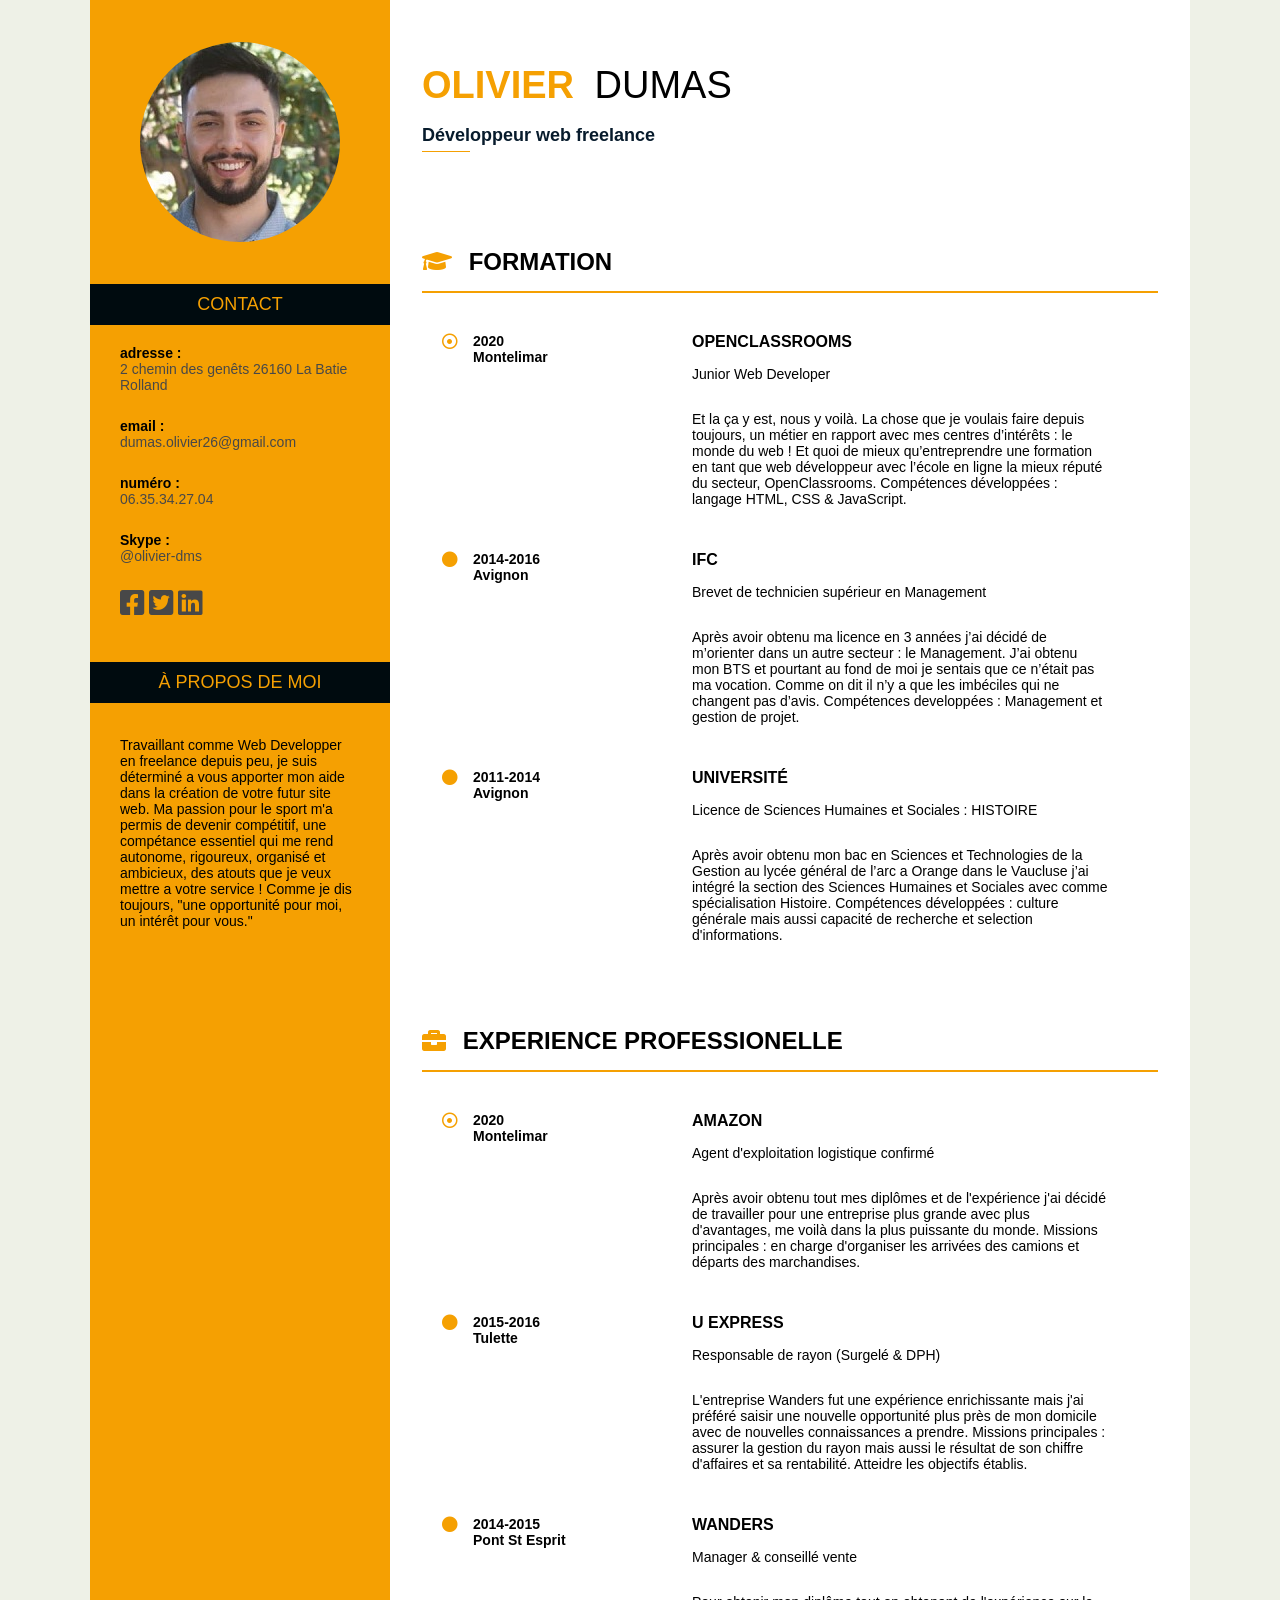
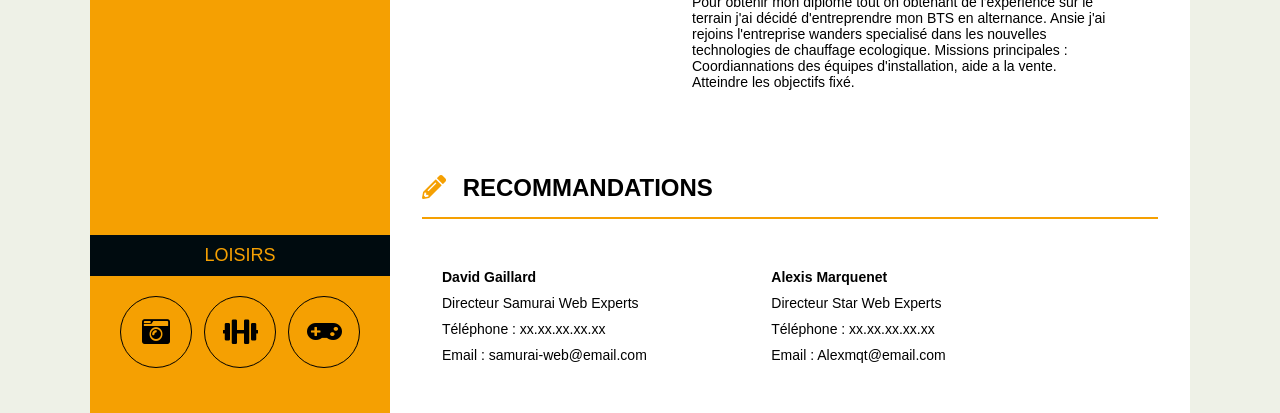
<file: index.html>
<!DOCTYPE html>
<html lang="fr">
   <head>
      <title>CV en Ligne : Dumas Olivier</title>
      <meta name="viewport" content="width=device-width, initial-scale=1">
      <meta charset="utf-8" />
      <link rel="shortcut icon" href="img/faviconCV.png"/>
      <link rel="stylesheet" href="style.css" />
      <link rel="stylesheet" href=
         "https://cdnjs.cloudflare.com/ajax/libs/font-awesome/5.9.0/css/all.css"/>
   </head>
   <body>
      <div class="container">
         <div class="sidebar">
            <div>
               <div class="fullname-picture">
                  <div class="profil-wrapper">
                     <figure class="profil-pic">
                        <a href="img/image.jpg" target="_blank"><img src="img/image_mini.jpg" 
                           alt="image" title="Cliquez pour agrandir" /></a>
                     </figure>
                  </div>
               </div>
               <div class="fullname show-on-mobile">
                  <header class="main-title-color">
                     <h1> OLIVIER <span class="surname">DUMAS</span></h1><br>
                     <h2 class="titlejob">
                        <span class="underline-title">Dével</span>oppeur web freelance
                     </h2>
                  </header>
               </div>
               <section>
                  <h3 class="sidebar-title">CONTACT</h3>
                  <div class="sidebar-body">
                     <ul class="nopuce">
                        <li class="sidebar-bullet">
                           <strong>adresse :</strong>
                           <a class="link-text" href="http://goo.gl/maps/GYfT8riHhv5M9NxY7"
                           target="_blank"
                           title= "cliquez pour voir sur google maps">
                           2 chemin des genêts 26160 La Batie Rolland
                           </a>
                        </li>
                        <li class="sidebar-bullet">
                           <strong>email :</strong> 
                           <a class="link-text" href= "mailto:dumas.olivier26@gmail.com"
                           target="_blank"
                           title= "cliquez pour me contacter par mail">
                           dumas.olivier26@gmail.com</a>
                        </li>
                        <li class="sidebar-bullet">
                           <strong>numéro :</strong> 
                           <a class="link-text" href="tel:+33635432704"
                           target="_blank"
                           title= "cliquez pour me contacter par téléphone">
                           06.35.34.27.04</a>
                        </li>
                        <li class="sidebar-bullet">
                           <strong>Skype :</strong> 
                           <a class="link-text" href="https://secure.skype.com/portal/overview"
                           target="_blank"
                           title="cliquez pour me contacter par Skype">
                           @olivier-dms</a>
                        </li>
                        <li>
                           <a class="link-icone" href="https://www.facebook.com/olivierjaco.pastorius/?viewas=" 
                              target="_blank" 
                              title="cliquez pour accéder a mon profil facebook">
                              <i class="fab fa-facebook-square fa-2x"></i>
                           </a>
                           <a class="link-icone" href="https://twitter.com/dumasolivier7" 
                              target="_blank"
                              title="cliquez pour accéder a mon profil twitter">
                              <i class="fab fa-twitter-square fa-2x"></i>
                           </a>
                           <a class="link-icone" href="https://www.linkedin.com/in/olivier-dumas-05666b1aa" 
                              target="_blank"
                              title="cliquez pour accéder a mon profil linkedin">
                              <i class="fab fa-linkedin fa-2x"></i>
                           </a>
                        </li>
                     </ul>
                  </div>
               </section>
               <section>
                  <h3 class="sidebar-title">À PROPOS DE MOI</h3>
                  <div class="sidebar-body">
                     <p>
                        Travaillant comme Web Developper en freelance depuis peu, je suis déterminé a vous apporter mon aide dans la création de votre futur site web. 
                        Ma passion pour le sport m'a permis de devenir compétitif, une compétance essentiel qui me rend autonome, rigoureux, organisé et ambicieux,
                        des atouts que je veux mettre a votre service ! 
                        Comme je dis toujours, "une opportunité pour moi, un intérêt pour vous."
                     </p>
                  </div>
               </section>
            </div>
            <footer>
               <section>
                  <h3 class="sidebar-title">LOISIRS</h3>
                  <div class="sidebar-body">
                     <div class="icone-circle">
                        <i class="fa fa-camera-retro fa-2x" title="photographie & cinéma"></i> 
                     </div>
                     <div class="icone-circle">
                        <i class="fas fa-dumbbell fa-2x" title="pratique powerlift & crossfit depuis 3 ans"></i>
                     </div>
                     <div class="icone-circle">
                        <i class="fas fa-gamepad fa-2x" title="grand amateur de jeux video"></i>
                     </div>
                  </div>
               </section>
            </footer>
         </div>
         <div class="main">
            <div class="fullname hide-on-mobile">
               <header class="main-title-color">
                  <h1> OLIVIER <span class="surname">DUMAS</span></h1><br>
                  <h2 class="titlejob">
                     <span class="underline-title">Dével</span>oppeur web freelance
                  </h2>
               </header>
            </div>
            <section>
               <h3 class="titre"> <i class="fas fa-graduation-cap"></i> <span class="title-category">FORMATION</span></h3>
               <div class="main-section">
                  <article class="event">
                     <div class="periode">
                        <span class="icone-color"><i class="far fa-dot-circle"></i></span>
                        <div class="date-and-location">
                            2020 <br> Montelimar 
                        </div>
                     </div>
                     <div class="periode-descriptif"> 
                        <h4 class="career-title">OPENCLASSROOMS</h4> 
                        <h5 class="subtitle">Junior Web Developer</h5>
                        <p>
                           Et la ça y est, nous y voilà. La chose que je voulais faire depuis toujours, 
                           un métier en rapport avec mes centres d’intérêts : le monde du web ! 
                           Et quoi de mieux qu’entreprendre une formation en tant que web développeur avec l’école en ligne la mieux réputé du secteur, OpenClassrooms.
                           Compétences développées : langage HTML, CSS & JavaScript.
                        </p>
                     </div>
                  </article>
                  <article class="event">
                     <div class="periode">
                        <span class="icone-color"><i class="fas fa-circle"></i></span>
                        <div class="date-and-location">
                            2014-2016 <br> Avignon
                        </div>
                     </div>
                     <div class="periode-descriptif"> 
                        <h4 class="career-title">IFC</h4>
                        <h5 class="subtitle">Brevet de technicien supérieur en Management</h5>
                        <p>
                           Après avoir obtenu ma licence en 3 années j’ai décidé de m’orienter dans un autre secteur : le Management. 
                           J’ai obtenu mon BTS et pourtant au fond de moi je sentais que ce n’était pas ma vocation. 
                           Comme on dit il n’y a que les imbéciles qui ne changent pas d’avis. 
                           Compétences developpées : Management et gestion de projet.
                        </p>
                     </div>
                  </article>
                  <article class="event">
                     <div class="periode">
                        <span class="icone-color"><i class="fas fa-circle"></i></span>
                        <div class="date-and-location">
                           2011-2014 <br> Avignon
                        </div>
                     </div>
                     <div class="periode-descriptif"> 
                        <h4 class="career-title">UNIVERSITÉ</h4>
                        <h5 class="subtitle">Licence de Sciences Humaines et Sociales : HISTOIRE</h5>
                        <p>
                           Après avoir obtenu mon bac en Sciences et Technologies de la Gestion au lycée général de l’arc a Orange dans le Vaucluse 
                           j’ai intégré la section des Sciences Humaines et Sociales avec comme spécialisation Histoire.
                           Compétences développées : culture générale mais aussi capacité de recherche et selection d'informations.
                        </p>
                     </div>
                   </article>
               </div>
            </section>
            <section>
               <h3 class="titre"> <i class="fas fa-briefcase"></i> <span class="title-category">EXPERIENCE PROFESSIONELLE</span></h3>
               <div class="main-section">
                  <article class="event">
                     <div class="periode">
                        <span class="icone-color"><i class="far fa-dot-circle"></i></span>
                        <div class="date-and-location">
                           2020 <br> Montelimar 
                        </div>
                     </div>
                     <div class="periode-descriptif"> 
                        <h4 class="career-title">AMAZON</h4>
                        <h5 class="subtitle">Agent d'exploitation logistique confirmé</h5>
                        <p>
                           Après avoir obtenu tout mes diplômes et de l'expérience j'ai décidé de travailler pour une entreprise plus grande avec plus d'avantages, 
                           me voilà dans la plus puissante du monde.
                           Missions principales : en charge d'organiser les arrivées des camions et départs des marchandises. 
                         </p>
                     </div>
                  </article>
                  <article class="event">
                     <div class="periode">
                        <span class="icone-color"><i class="fas fa-circle"></i></span>
                        <div class="date-and-location">
                            2015-2016 <br> Tulette
                        </div>
                     </div>
                     <div class="periode-descriptif"> 
                        <h4 class="career-title">U EXPRESS</h4>
                        <h5 class="subtitle">Responsable de rayon (Surgelé & DPH)</h5>
                        <p>
                           L'entreprise Wanders fut une expérience enrichissante mais j'ai préféré saisir une nouvelle opportunité plus près de mon domicile avec de nouvelles connaissances a prendre.
                           Missions principales : assurer la gestion du rayon mais aussi le résultat de son chiffre d'affaires et sa rentabilité. Atteidre  les objectifs établis.
                        </p>
                     </div>
                  </article>
                  <article class="event">
                     <div class="periode">
                        <span class="icone-color"><i class="fas fa-circle"></i></span>
                        <div class="date-and-location">
                            2014-2015 <br> Pont St Esprit
                        </div>
                     </div>
                     <div class="periode-descriptif"> 
                        <h4 class="career-title">WANDERS</h4>
                        <h5 class="subtitle">Manager & conseillé vente</h5>
                        <p>
                           Pour obtenir mon diplôme tout on obtenant de l'expérience sur le terrain j'ai décidé d'entreprendre mon BTS en alternance. 
                           Ansie j'ai rejoins l'entreprise wanders specialisé dans les nouvelles technologies de chauffage ecologique.
                           Missions principales : Coordiannations des équipes d'installation, aide a la vente. Atteindre les objectifs fixé. 
                        </p> 
                     </div>
                  </article>
               </div>
            </section>
            <footer>
               <section>
                  <h3 class="titre"> <i class="fas fa-pencil-alt"></i> <span class="title-category">RECOMMANDATIONS</span></h3>
                  <div class="main-section">
                     <div class="recommandation">
                        <div class="recommandation-name">David Gaillard</div>
                        <div>Directeur Samurai Web Experts</div>
                        <div>Téléphone : xx.xx.xx.xx.xx</div>
                        <div>Email : samurai-web@email.com</div>
                     </div>
                     <div class="recommandation">
                        <div class="recommandation-name">Alexis Marquenet</div>
                        <div>Directeur Star Web Experts</div>
                        <div>Téléphone : xx.xx.xx.xx.xx</div>
                        <div>Email : Alexmqt@email.com</div>
                     </div>
                  </div>
               </section>
            </footer>
         </div>
      </div>   
   </body>
</html>
</file>
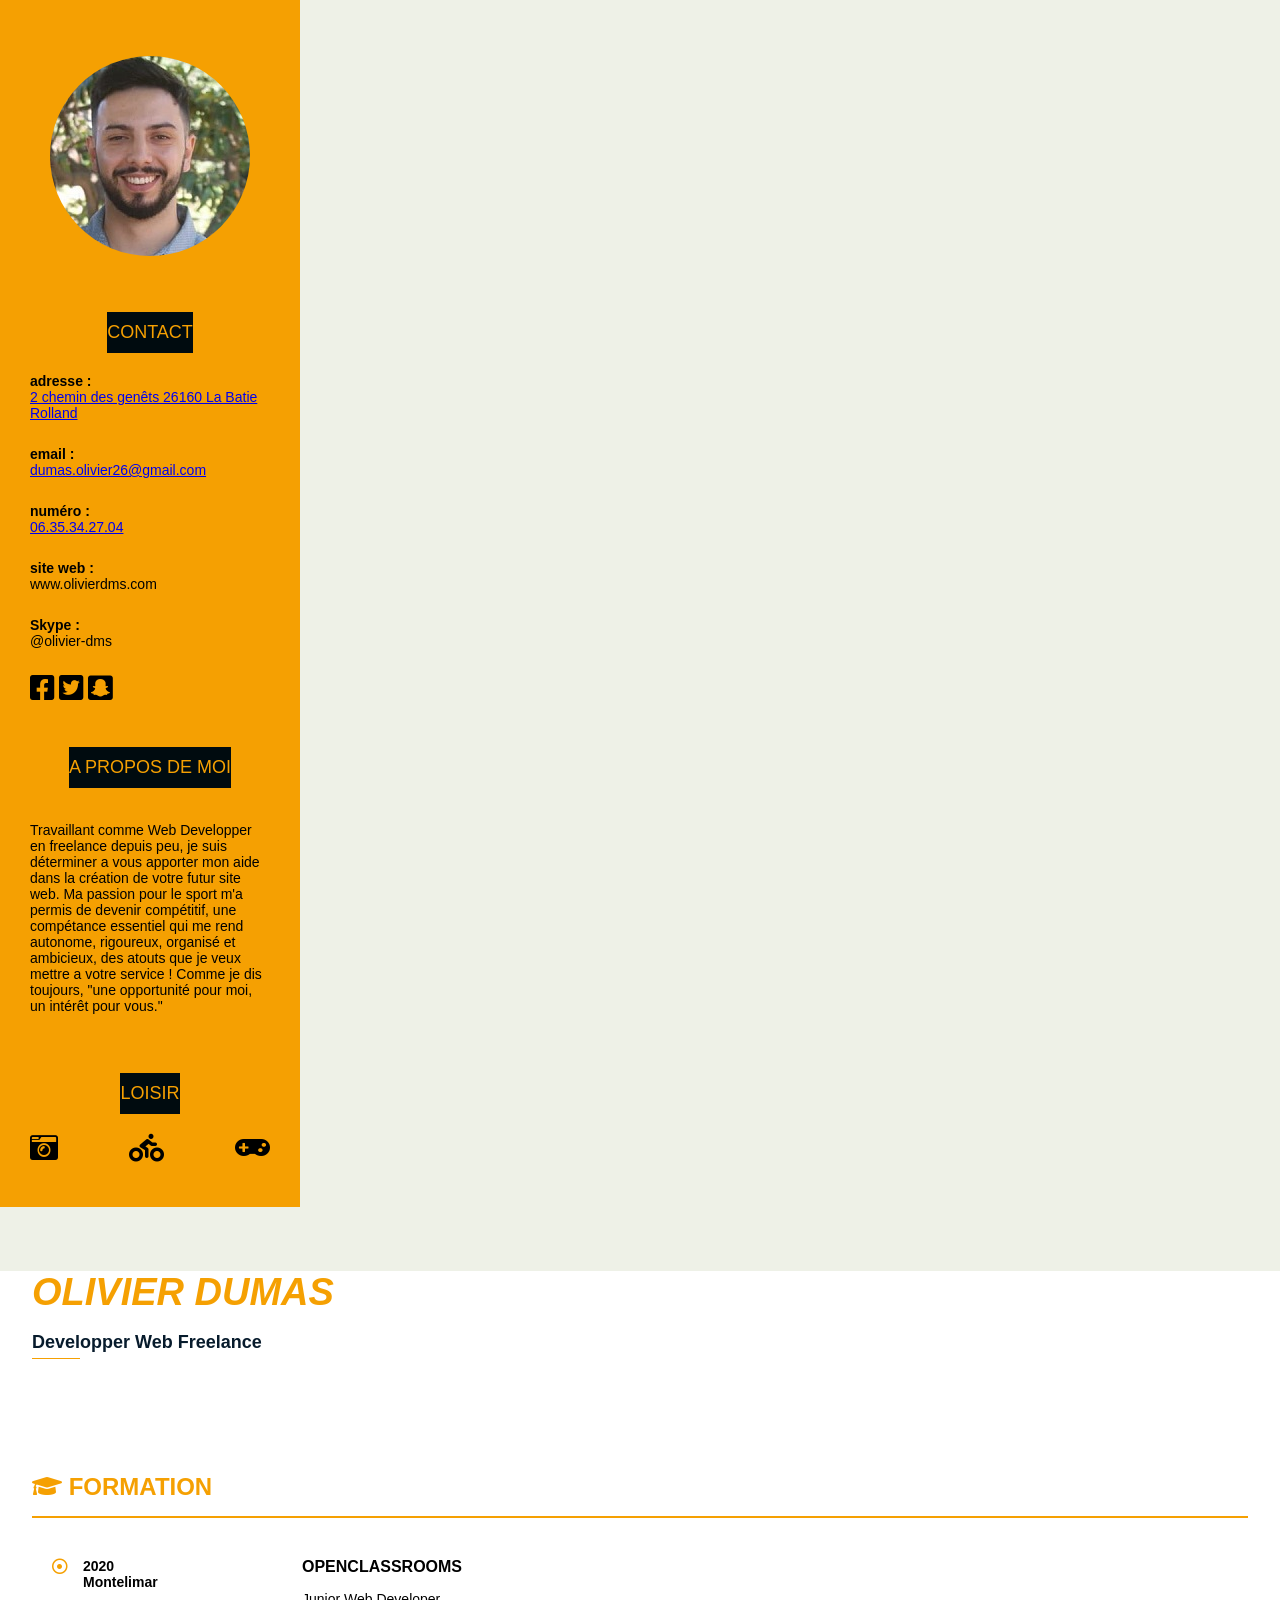
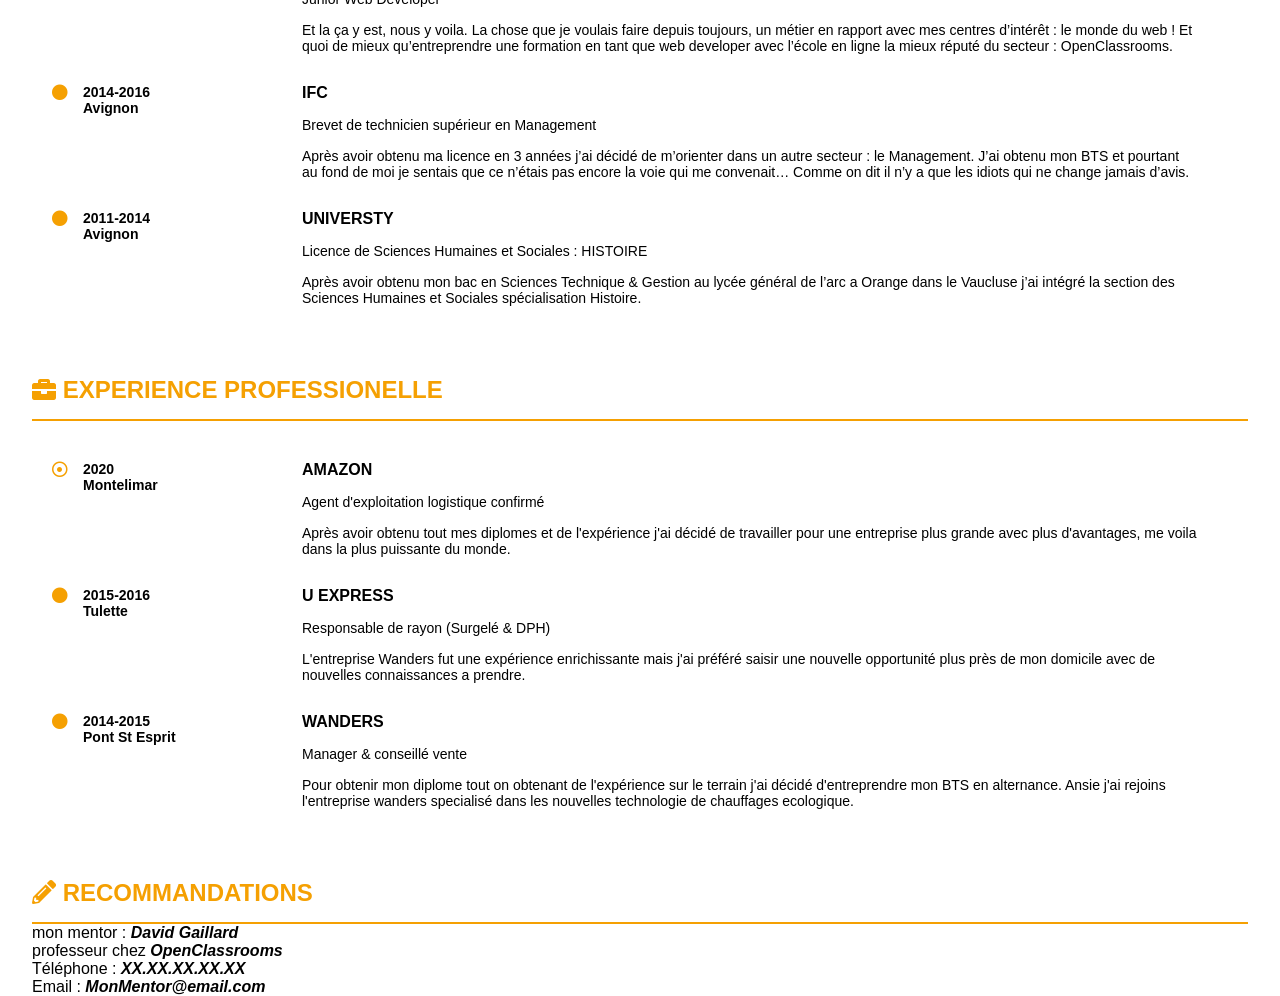
<file: test.html>
<!DOCTYPE html>
<html lang="fr">
   <head>
      <title>CV en Ligne : Dumas Olivier</title>
      <meta charset="utf-8" />
      <link rel="stylesheet" href="style.css" />
      <link rel="stylesheet" href=
         "https://cdnjs.cloudflare.com/ajax/libs/font-awesome/5.9.0/css/all.css"/>
   </head>
   <body>
      <div class="contenair">
         <aside class="sidebar">
            <header>
               <div class="profil-wrapper">
                  <figure class="profil-pic">
                     <a href="img/image.jpg"><img src="img/image_mini.jpg" alt="image" title="Cliquez pour agrandir" /></a>
                  </figure>
               </div>
            </header>
            <h2 class="sidebar-title">contact</h2>
            <div class="sidebar-body">
               <ul class="nopuce">
                  <li class="sidebar-bullet">
                     <strong>adresse :</strong>
                     <a href="http://goo.gl/maps/GYfT8riHhv5M9NxY7"
                     target="_blank"
                     class="contact-ligne">
                     2 chemin des genêts 26160 La Batie Rolland
                     </a>
                  </li>
                  <li class="sidebar-bullet">
                     <strong>email :</strong> 
                     <a href= "mailto:dumas.olivier26@gmail.com"
                     target="_blank">
                     dumas.olivier26@gmail.com</a>
                  </li>
                  <li class="sidebar-bullet">
                     <strong>numéro :</strong> 
                     <a href="tel:+33635432704"
                     target="_blank">
                     06.35.34.27.04</a>
                  </li>
                  <li class="sidebar-bullet">
                     <strong>site web :</strong> 
                     www.olivierdms.com
                  </li>
                  <li class="sidebar-bullet">
                     <strong>Skype :</strong> 
                     @olivier-dms
                  </li>
                  <li>
                     <i class="fab fa-facebook-square fa-2x"></i>
                     <i class="fab fa-twitter-square fa-2x"></i>
                     <i class="fab fa-snapchat-square fa-2x"></i>
                  </li>
               </ul>
            </div>
            <h2 class="sidebar-title">A propos de moi</h2>
               <article class="sidebar-body">
                  <p>
                     Travaillant comme Web Developper en freelance depuis peu, je suis déterminer a vous apporter mon aide dans la création de votre futur site web. Ma passion pour le sport m'a permis de devenir compétitif, une compétance essentiel qui me rend autonome, rigoureux, organisé et ambicieux, des atouts que je veux mettre a votre service ! Comme je dis toujours, "une opportunité pour moi, un intérêt pour vous."
                  </p>
               </article>
            <h2 class="sidebar-title">loisir</h2>
            <div class="sidebar-body">
               <i class="fa fa-camera-retro fa-2x"></i> 
               <i class="fas fa-biking fa-2x"></i>
               <i class="fas fa-gamepad fa-2x"></i>
            </div>
         </aside>
         <div class="main">
            <div class="fullname">
               <h1> <em>OLIVIER <span class="spancolor">DUMAS</span></em></h1>
               <p class="titlejob">
                  <span class="underline-title">Devel</span>opper Web Freelance
               </p>
            </div>
            <h2 class="titre"> <i class="fas fa-graduation-cap"></i> <span class="spancolor">FORMATION</span></h2>
            <section class="main-section">
               <div class="event">
                  <div class="periode">
                     <span class="icone-color"><i class="far fa-dot-circle"></i></span>
                     <div class="date-and-location">
                      2020 <br> Montelimar 
                     </div>
                  </div>
                     <article class="periode-descriptif"> 
                        <span class="career-title">OPENCLASSROOMS</span> 
                        <i class="subtitle">Junior Web Developer</i>
                           Et la ça y est, nous y voila. La chose que je voulais faire depuis toujours, un métier en rapport avec mes centres d’intérêt : le monde du web ! Et quoi de mieux qu’entreprendre une formation en tant que web developer avec l’école en ligne la mieux réputé du secteur : OpenClassrooms.
                     </article>
               </div>
               <div class="event">
                  <div class="periode">
                     <span class="icone-color"><i class="fas fa-circle"></i></span>
                     <div class="date-and-location">
                     2014-2016 <br> Avignon
                     </div>
                  </div>
                     <article class="periode-descriptif"> 
                        <span class="career-title">IFC</span>
                        <i class="subtitle">Brevet de technicien supérieur en Management</i>
                           Après avoir obtenu ma licence en 3 années j’ai décidé de m’orienter dans un autre secteur : le Management. J’ai obtenu mon BTS et pourtant au fond de moi je sentais que ce n’étais pas encore la voie qui me convenait… Comme on dit il n’y a que les idiots qui ne change jamais d’avis.
                     </article>
               </div>
               <div class="event">
                  <div class="periode">
                     <span class="icone-color"><i class="fas fa-circle"></i></span>
                     <div class="date-and-location">
                     2011-2014 <br> Avignon
                     </div>
                  </div>
                     <article class="periode-descriptif"> 
                        <span class="career-title">UNIVERSTY</span>
                        <i class="subtitle">Licence de Sciences Humaines et Sociales : HISTOIRE</i>
                        Après avoir obtenu mon bac en Sciences Technique & Gestion au lycée général de l’arc a Orange dans le Vaucluse j’ai intégré la section des Sciences Humaines et Sociales spécialisation Histoire.
                     </article>
               </div>
            </section>
            <h2 class="titre"> <i class="fas fa-briefcase"></i> <span class="spancolor">EXPERIENCE PROFESSIONELLE</span></h2>
            <section class="main-section">
               <div class="event">
                  <div class="periode">
                     <span class="icone-color"><i class="far fa-dot-circle"></i></span>
                     <div class="date-and-location">
                     2020 <br> Montelimar 
                     </div>
                  </div>
                     <article class="periode-descriptif"> 
                        <span class="career-title">AMAZON</span>
                        <i class="subtitle">Agent d'exploitation logistique confirmé</i>
                        Après avoir obtenu tout mes diplomes et de l'expérience j'ai décidé de travailler pour une entreprise plus grande avec plus d'avantages, me voila dans la plus puissante du monde.
                     </article>
               </div>
               <div class="event">
                  <div class="periode">
                     <span class="icone-color"><i class="fas fa-circle"></i></span>
                     <div class="date-and-location">
                     2015-2016 <br> Tulette
                     </div>
                  </div>
                     <article class="periode-descriptif"> 
                        <span class="career-title">U EXPRESS</span>
                        <i class="subtitle">Responsable de rayon (Surgelé & DPH)</i>
                        L'entreprise Wanders fut une expérience enrichissante mais j'ai préféré saisir une nouvelle opportunité plus près de mon domicile avec de nouvelles connaissances a prendre.
                     </article>
               </div>
               <div class="event">
                  <div class="periode">
                     <span class="icone-color"><i class="fas fa-circle"></i></span>
                     <div class="date-and-location">
                     2014-2015 <br> Pont St Esprit
                     </div>
                  </div>
                     <article class="periode-descriptif"> 
                        <span class="career-title">WANDERS</span>
                        <i class="subtitle">Manager & conseillé vente</i>
                        Pour obtenir mon diplome tout on obtenant de l'expérience sur le terrain j'ai décidé d'entreprendre mon BTS en alternance. Ansie j'ai rejoins l'entreprise wanders specialisé dans les nouvelles technologie de chauffages ecologique.
                     </article>
               </div>
            </section>
            <section>
               <h2 class="titre"> <i class="fas fa-pencil-alt"></i> <span class="spancolor">RECOMMANDATIONS</span></h2>
               <article>
                  mon mentor : <strong class="espaceligne"> <i>David Gaillard</i></strong><br>
                  professeur chez <strong class="espaceligne"><i>OpenClassrooms</i></strong><br>
                  Téléphone : <strong class="espaceligne"><i>XX.XX.XX.XX.XX</i></strong><br>
                  Email : <strong class="espaceligne"><i>MonMentor@email.com</i></strong><br>
               </article>
            </section>
         </div>
      </div>   
   </body>
</html>
</file>
<file: style.css>
*{
    font-family: Verdana, "Arial Black", Arial, Comic Sans MS, sans-serif;
}

body{
	background-color: rgb(238, 241, 231)
}

body, ul, h1, h2, h3, h4, h5{
	padding: 0;
	margin: 0;
}

.sidebar-bullet{
	margin-bottom: 25px;
	display: flex;
	flex-direction: column;
}

.fullname{
	margin-top: 4em;
	margin-bottom: 6em;
	display: flex;
	flex-direction: column;
	justify-content: center;
}

.fullname-picture{
	margin-top: 3em;
	margin-bottom: 3em;
	height: 200px;
	display: flex;
	flex-direction: column;
	justify-content: center;	
}

.profil-wrapper{
	display: flex;
	justify-content: center;
	margin: 3em 0px;
}

.profil-pic{
	display: inline-block;
    border: 2px;
    width: 200px;
    height: 200px;
    border-radius: 50%;
    overflow: hidden;
}

h1{
	font-size: 38px;
	color: rgb(245, 160, 2);
}

.titlejob{
	display: flex;
	justify-content: start;
	font-size: 18px;
	color: rgb(7, 27, 44);
	font-weight: bold;
}

.surname{
	color: black;
	margin-left: 10px;
	font-weight: 500;
}

.underline-title{
	border-bottom: 0.1em solid rgb(245, 160, 2);
	padding-bottom: 5px;	
}

.link-text, .link-icone{
	color: 	#484848;
	text-decoration: none;
}

.link-text:hover, .link-icone:hover{
	color: black;
}

.link-text:hover{
	text-decoration: underline;
}

.icone-circle{
 	background-color: rgb(245, 160, 2);
 	border-radius: 100%;
 	border: 1px solid black;
 	padding:10px;
 	width: 50px;
 	height: 50px;
 	display: flex;
 	justify-content: center;
 	align-items: center;
}

.container{
	max-width: 1100px;
	display: flex;
	justify-content: center;
	margin: auto;
}

.sidebar{
	background-color: rgb(245, 160, 2);
	max-width: 300px;
	min-width: 300px;
	display: flex; 
	flex-direction: column;
	justify-content: space-between;
	font-size: 14px;
}	

.main{
	background-color:white;
	padding-left: 2em;
	padding-right: 2em;
}

.titre{
	display:block;
	border-bottom: 0.1em solid; color: rgb(245, 160, 2);
	text-align: left;
	padding-bottom: 15px;
	font-size: x-large;
	font-weight: 600;
}

.sidebar-title{
	text-align: center;
    font-weight: normal;
    background: rgb(0, 11, 15);
    color: rgb(245, 160, 2);
    margin: auto;
	padding: 10px 0px;
	text-transform: uppercase;
	font-size: large;
}

.sidebar-body{
	padding: 20px 30px;
	display: flex; 
	justify-content: space-between;
	margin-bottom: 25px;
}

.periode-descriptif{
	padding-left: 20px;
	display: flex;
	flex-direction: column;
	margin: 0px 30px;
	font-size: 14px;
}

.date-and-location{
	padding-left: 15px;
	width: 200px;
	font-weight: bold;
	font-size: 14px;
}

.career-title{
	display: flex;
	justify-content: start;
	margin-bottom: 15px;
	font-weight: bold;
	font-size: medium;
}

.subtitle{
    display: flex;
	justify-content: start;
	margin-bottom: 15px;
	font-style: normal;
	font-weight: normal;
	font-size: 14px;
}

p{	
	text-align: left;
}

.nopuce{
	list-style-type: none;
}

.main-section{
	padding: 40px 20px;
}

.title-category{
	color: black;
	margin-left: 10px;
}

.recommandation div{
	margin-bottom: 10px; 
}

.recommandation-name{
	font-weight: bold;
}

.event{
	display: flex;
	margin-bottom: 30px;
}

.periode{
	width: 200px;
	display: flex;
}

.icone-color{
	color: rgb(245, 160, 2);
}

.recommandation{
	display: inline-block;
	height: 40%;
	margin-right: 120px;
	padding-top: 10px;
	font-size: 14px;
}

.hide-on-mobile{
	display: block;
}

.show-on-mobile{
	display: none;
}

@media all and (max-width: 950px)
{

	.hide-on-mobile{
		display: none;
	}
	
	.show-on-mobile{
		display: block;
	}

	.main{
		background-color:white;
		padding-left: 1em;
		padding-right: 1em;
	}

	.event
	{
		flex-direction: column;
		margin-bottom: 50px;
	}
	
	.periode-descriptif{
		padding-left: 0px;
		margin: 20px 30px;
	}

	.main-title-color h1{
		color: black;
		display: flex;
		justify-content: center;
		font-size: x-large;
	}

	.titlejob{
		display: flex;
		justify-content: center;
		font-size: medium;
	}

	h3{
		margin-top: 30px;
	}
	
}

@media all and (max-width: 750px)
{

	.container
    {
		flex-direction: column;
	}
	
	.main{
		background-color:white;
		padding-left: 1em;
		padding-right: 1em;
	}
	
	.fullname
	{
		margin-top: 1em;
		margin-bottom: 1em;
	}
	
	.sidebar{
		max-width: unset;
		min-width: unset;
	}
	
	.main-section{
		padding: 40px 5px;
	}

	.main-title-color h1{
		color: black;
		display: flex;
		justify-content: center;
		font-size: x-large;
	}

	.titlejob{
		display: flex;
		justify-content: center;
		font-size: medium;
	}

	h3{
		margin-top: 30px;
	}

	.recommandation{
		padding: 40px 20px;

	}

}
</file>
